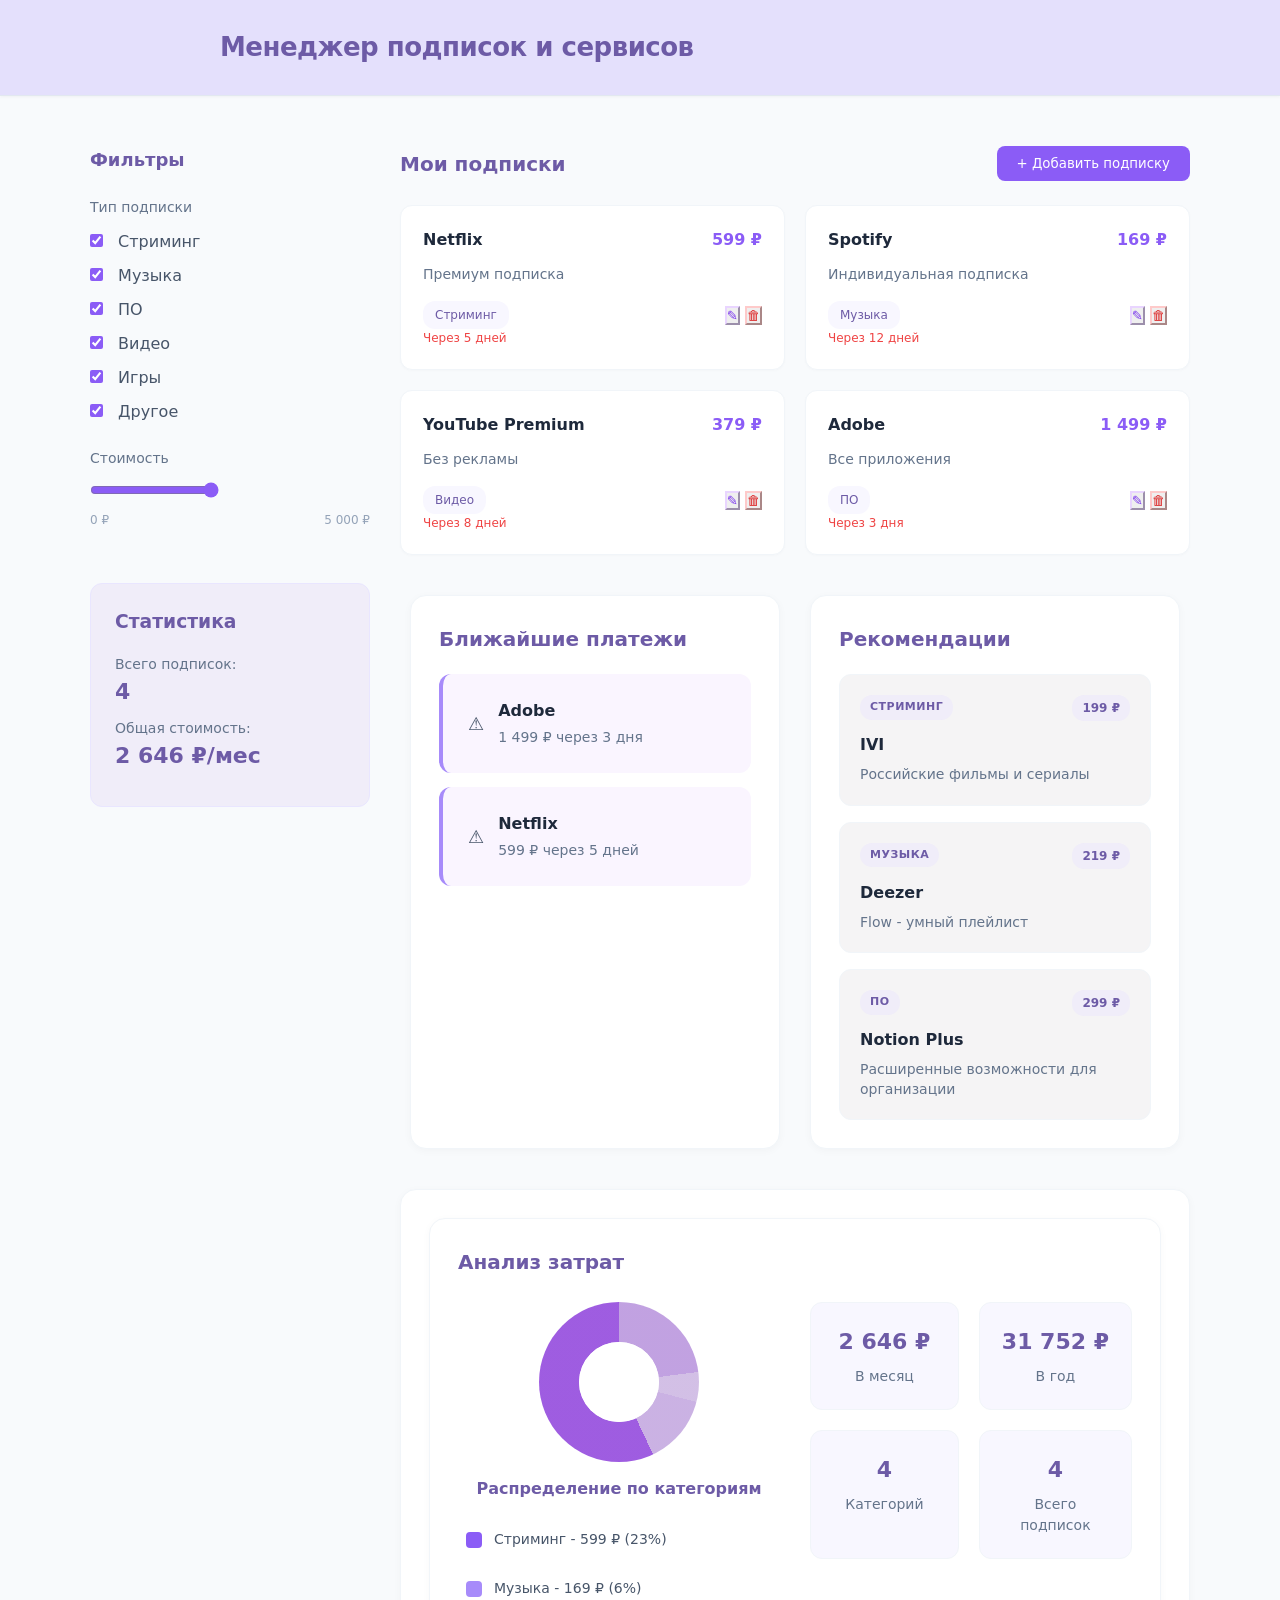
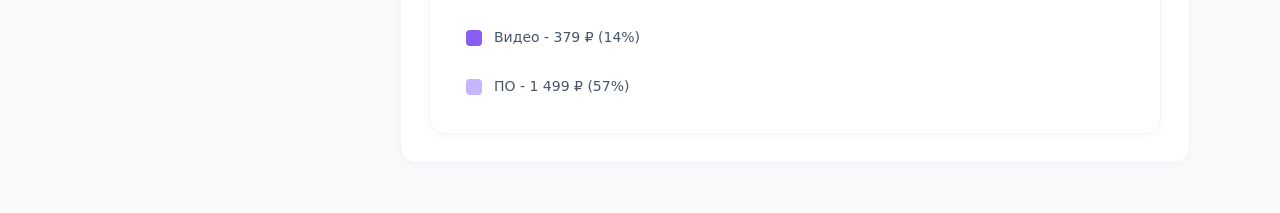
<file: index.html>
<!DOCTYPE html>
<html lang="ru">
<head>
    <meta charset="UTF-8">
    <meta name="viewport" content="width=device-width, initial-scale=1.0">
    <title>Абушахманова Айгуль - Менеджер подписок</title>
    <link rel="stylesheet" href="styles/style.css">
</head>

<body>
    <div class="app">
        <section class="app-header"></section>
        <section class="app-main">
            <section class="sidebar-section"></section>
            <section class="main-content-section"></section>
        </section>
    </div>

    <script src="./src/main.js" type="module"></script>
</body>
</html>
</file>
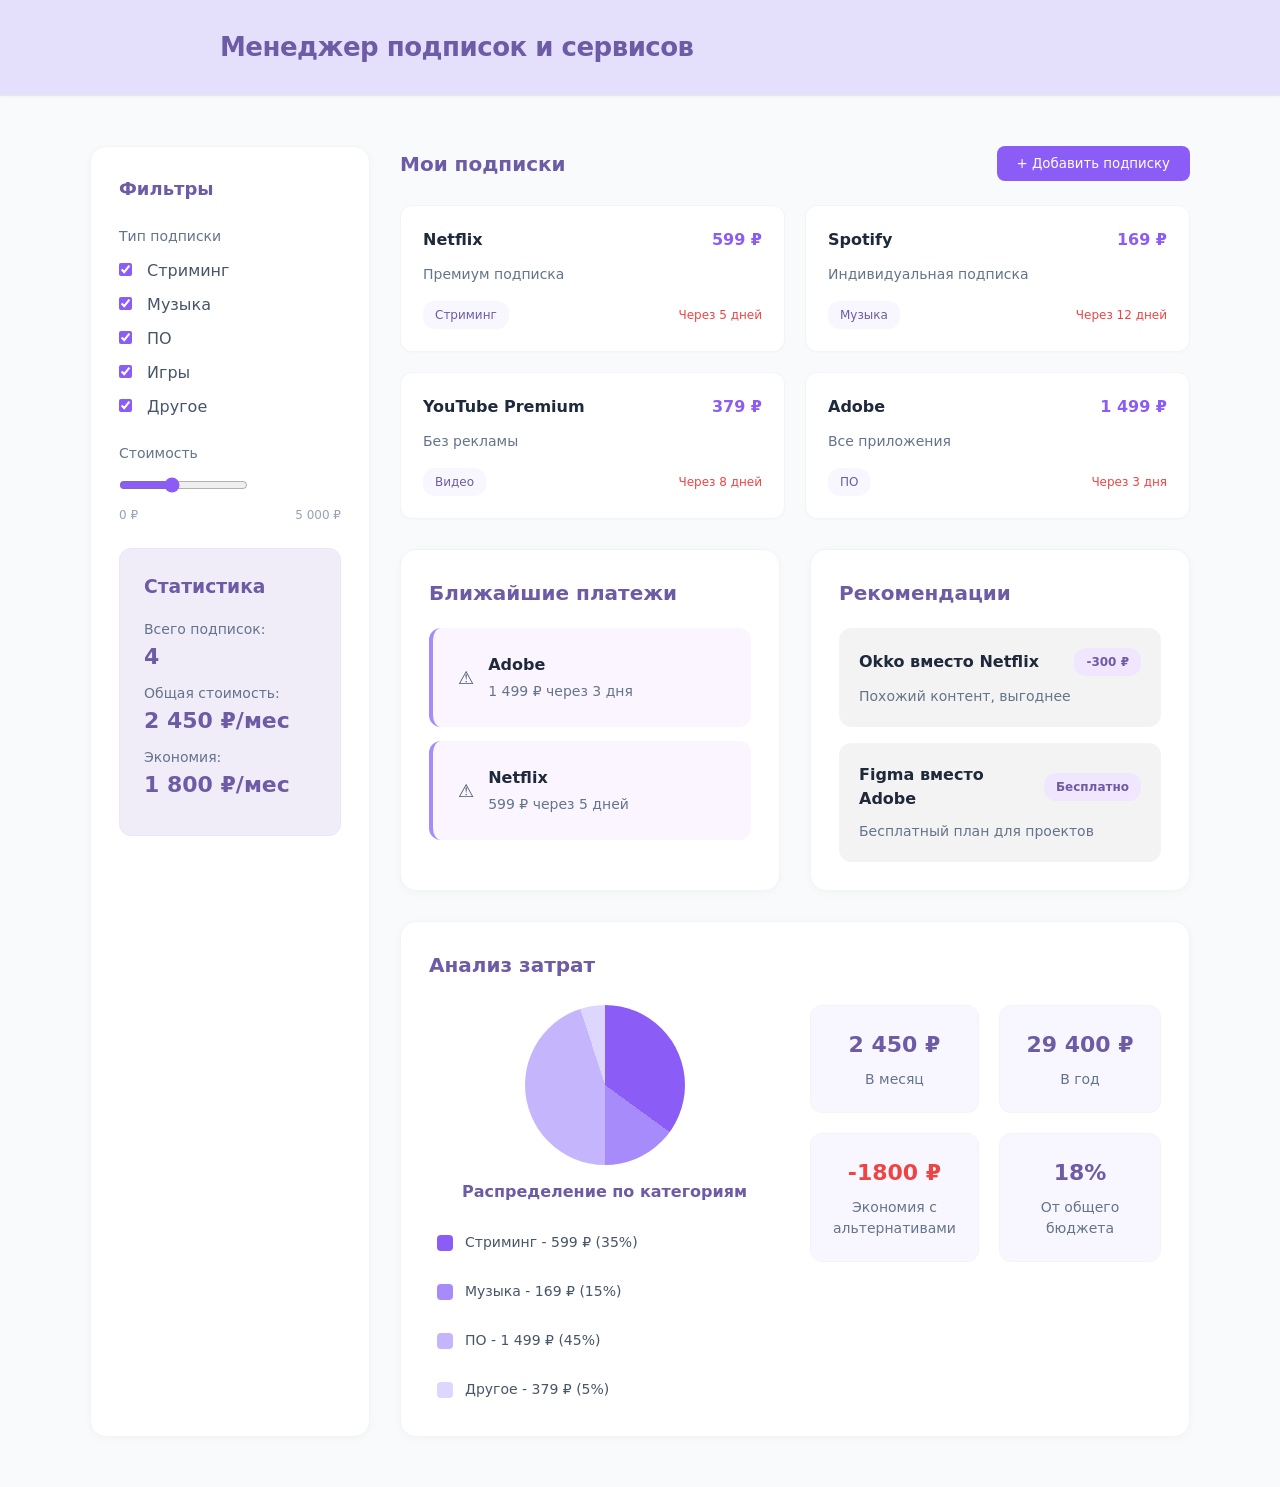
<file: markup/index.html>
<!DOCTYPE html>
<html lang="ru">
<head>
    <meta charset="UTF-8">
    <meta name="viewport" content="width=device-width, initial-scale=1.0">
    <title>Абушахманова Айгуль</title>
    <link rel="stylesheet" href="style.css">
</head>

<body>
    <header>
        <h1>Менеджер подписок и сервисов</h1>
    </header>

    <main>
        <div class="sidebar">
            <div class="filters">
                <h2>Фильтры</h2>
                
                <div class="filter-group">
                    <h3>Тип подписки</h3>
                    <label><input type="checkbox" checked> Стриминг</label>
                    <label><input type="checkbox" checked> Музыка</label>
                    <label><input type="checkbox" checked> ПО</label>
                    <label><input type="checkbox" checked> Игры</label>
                    <label><input type="checkbox" checked> Другое</label>
                </div>
                
                <div class="filter-group">
                    <h3>Стоимость</h3>
                    <input type="range" min="0" max="5000" value="2000">
                    <div class="range-values">
                        <div class="min-value">0 ₽</div>
                        <div class="max-value">5 000 ₽</div>
                    </div>
                </div>
            </div>
            
            <div class="stats">
                <h3>Статистика</h3>
                <div class="stat-item">
                    <div class="stat-label">Всего подписок:</div>
                    <div class="stat-value">4</div>
                </div>
                <div class="stat-item">
                    <div class="stat-label">Общая стоимость:</div>
                    <div class="stat-value">2 450 ₽/мес</div>
                </div>
                <div class="stat-item">
                    <div class="stat-label">Экономия:</div>
                    <div class="stat-value">1 800 ₽/мес</div>
                </div>
            </div>
        </div>

        <div class="main-content">
            <div class="subscriptions-section">
                <div class="section-header">
                    <h2>Мои подписки</h2>
                    <button class="add-btn">+ Добавить подписку</button>
                </div>
                
                <div class="subscriptions-list">
                    <div class="subscription-item">
                        <div class="sub-header">
                            <div class="sub-name">Netflix</div>
                            <div class="sub-price">599 ₽</div>
                        </div>
                        <div class="sub-details">Премиум подписка</div>
                        <div class="sub-footer">
                            <div class="sub-type">Стриминг</div>
                            <div class="sub-due">Через 5 дней</div>
                        </div>
                    </div>

                    <div class="subscription-item">
                        <div class="sub-header">
                            <div class="sub-name">Spotify</div>
                            <div class="sub-price">169 ₽</div>
                        </div>
                        <div class="sub-details">Индивидуальная подписка</div>
                        <div class="sub-footer">
                            <div class="sub-type">Музыка</div>
                            <div class="sub-due">Через 12 дней</div>
                        </div>
                    </div>

                    <div class="subscription-item">
                        <div class="sub-header">
                            <div class="sub-name">YouTube Premium</div>
                            <div class="sub-price">379 ₽</div>
                        </div>
                        <div class="sub-details">Без рекламы</div>
                        <div class="sub-footer">
                            <div class="sub-type">Видео</div>
                            <div class="sub-due">Через 8 дней</div>
                        </div>
                    </div>

                    <div class="subscription-item">
                        <div class="sub-header">
                            <div class="sub-name">Adobe</div>
                            <div class="sub-price">1 499 ₽</div>
                        </div>
                        <div class="sub-details">Все приложения</div>
                        <div class="sub-footer">
                            <div class="sub-type">ПО</div>
                            <div class="sub-due">Через 3 дня</div>
                        </div>
                    </div>
                </div>
            </div>

            <div class="horizontal-blocks">
                <div class="notifications-section">
                    <h2>Ближайшие платежи</h2>
                    
                    <div class="notifications-list">
                        <div class="notification-item">
                            <div class="notif-icon">⚠️</div>
                            <div class="notif-content">
                                <div class="notif-title">Adobe</div>
                                <div class="notif-text">1 499 ₽ через 3 дня</div>
                            </div>
                        </div>

                        <div class="notification-item">
                            <div class="notif-icon">⚠️</div>
                            <div class="notif-content">
                                <div class="notif-title">Netflix</div>
                                <div class="notif-text">599 ₽ через 5 дней</div>
                            </div>
                        </div>
                    </div>
                </div>

                <div class="recommendations-section">
                    <h2>Рекомендации</h2>
                    
                    <div class="recommendations-list">
                        <div class="recommendation-item">
                            <div class="rec-header">
                                <div class="rec-name">Okko вместо Netflix</div>
                                <div class="rec-savings">-300 ₽</div>
                            </div>
                            <div class="rec-details">Похожий контент, выгоднее</div>
                        </div>

                        <div class="recommendation-item">
                            <div class="rec-header">
                                <div class="rec-name">Figma вместо Adobe</div>
                                <div class="rec-savings">Бесплатно</div>
                            </div>
                            <div class="rec-details">Бесплатный план для проектов</div>
                        </div>
                    </div>
                </div>
            </div>

            <div class="analytics-section">
                <h2>Анализ затрат</h2>
                
                <div class="analytics-content">
                    <div class="chart-container">
                        <div class="pie-chart">
                            <div class="chart-visual">
                                <div class="pie-slice streaming" style="--percentage: 35;"></div>
                                <div class="pie-slice music" style="--percentage: 15;"></div>
                                <div class="pie-slice software" style="--percentage: 45;"></div>
                                <div class="pie-slice other" style="--percentage: 5;"></div>
                                <div class="chart-center"></div>
                            </div>
                            <div class="chart-title">Распределение по категориям</div>
                        </div>
                        
                        <div class="chart-legend">
                            <div class="legend-item">
                                <div class="legend-color streaming"></div>
                                <div class="legend-text">Стриминг - 599 ₽ (35%)</div>
                            </div>
                            <div class="legend-item">
                                <div class="legend-color music"></div>
                                <div class="legend-text">Музыка - 169 ₽ (15%)</div>
                            </div>
                            <div class="legend-item">
                                <div class="legend-color software"></div>
                                <div class="legend-text">ПО - 1 499 ₽ (45%)</div>
                            </div>
                            <div class="legend-item">
                                <div class="legend-color other"></div>
                                <div class="legend-text">Другое - 379 ₽ (5%)</div>
                            </div>
                        </div>
                    </div>

                    <div class="analytics-stats">
                        <div class="analytics-stat-item">
                            <div class="stat-value">2 450 ₽</div>
                            <div class="stat-label">В месяц</div>
                        </div>
                        <div class="analytics-stat-item">
                            <div class="stat-value">29 400 ₽</div>
                            <div class="stat-label">В год</div>
                        </div>
                        <div class="analytics-stat-item">
                            <div class="stat-value highlight">-1800 ₽</div>
                            <div class="stat-label">Экономия с альтернативами</div>
                        </div>
                        <div class="analytics-stat-item">
                            <div class="stat-value">18%</div>
                            <div class="stat-label">От общего бюджета</div>
                        </div>
                    </div>
                </div>
            </div>
        </div>
    </main>
</body>
</html>
</file>
<file: styles/style.css>
.app-main {
    display: flex;
    gap: 30px;
    padding: 50px;
    max-width: 1200px;
    margin: 0 auto;
}

.sidebar-section {
    width: 280px;
    flex-shrink: 0;
    display: flex;
    flex-direction: column;
    gap: 30px;
}

* {
    margin: 0;
    padding: 0;
    box-sizing: border-box;
    font-family: 'Segoe UI', system-ui, sans-serif;
}

body {
    background: #f8fafc;
    color: #475569;
    line-height: 1.5;
}

header {
    background: #e4e0fc;
    padding: 28px 220px;
    text-align: left;
    border-bottom: 1px solid #e2e8f0;
    box-shadow: 0 1px 3px rgba(0,0,0,0.04);
}

header h1 {
    font-size: 26px;
    color: #6d5ba6;
    font-weight: 600;
    letter-spacing: -0.5px;
}

main {
    display: flex;
    gap: 30px;
    padding: 50px;
    max-width: 1200px;
    margin: 0 auto;
}

.sidebar {
    background: white;
    padding: 28px;
    border-radius: 16px;
    border: 1px solid #f1f5f9;
    box-shadow: 0 2px 8px rgba(0,0,0,0.03);
    width: 280px; 
    flex-shrink: 0;
}

.filters h2 {
    margin-bottom: 24px;
    color: #6d5ba6;
    font-size: 18px;
    font-weight: 600;
}

.filter-group {
    margin-bottom: 24px;
}

.filter-group h3 {
    margin-bottom: 12px;
    color: #64748b;
    font-size: 14px;
    font-weight: 500;
}

.filter-group label {
    display: block;
    margin-bottom: 10px;
    color: #475569;
    cursor: pointer;
    transition: color 0.2s;
}

.filter-group label:hover {
    color: #8b5cf6;
}

.filter-group input {
    margin-right: 10px;
    accent-color: #8b5cf6;
}

.range-values {
    display: flex;
    justify-content: space-between;
    font-size: 12px;
    color: #94a3b8;
    margin-top: 6px;
}

.stats {
    background: #f0edf9;
    padding: 24px;
    border-radius: 12px;
    border: 1px solid #e9e6ff;
}

.stats h3 {
    margin-bottom: 18px;
    color: #6d5ba6;
    font-weight: 600;
}

.stat-item {
    justify-content: space-between;
    margin-bottom: 10px;
    color: #475569;
    font-size: 14px;
}

.main-content {
    display: flex;
    flex-direction: column;
    gap: 30px;
    flex: 1;
}

.section-header {
    display: flex;
    justify-content: space-between;
    align-items: center;
    margin-bottom: 24px;
}

.section-header h2 {
    color: #6d5ba6;
    font-size: 20px;
    font-weight: 600;
}

.add-btn {
    background: #8b5cf6;
    color: white;
    border: none;
    padding: 10px 20px;
    border-radius: 8px;
    cursor: pointer;
    font-weight: 500;
    transition: all 0.2s;
}

.add-btn:hover {
    background: #7c3aed;
    transform: translateY(-1px);
}

.subscriptions-list {
    display: flex;
    flex-wrap: wrap;
    gap: 20px;
}

.subscription-item {
    background: white;
    border: 1px solid #f1f5f9;
    border-radius: 12px;
    padding: 22px;
    transition: all 0.2s;
    box-shadow: 0 1px 3px rgba(0,0,0,0.02);
    flex: 1 1 calc(25% - 20px);
    min-width: 260px;
}

.subscription-item:hover {
    border-color: #e9e6ff;
    box-shadow: 0 4px 12px rgba(0,0,0,0.05);
    transform: translateY(-2px);
}

.sub-header {
    display: flex;
    justify-content: space-between;
    align-items: center;
    margin-bottom: 12px;
}

.sub-name {
    font-weight: 600;
    color: #1e293b;
    font-size: 16px;
}

.sub-price {
    color: #8b5cf6;
    font-weight: 700;
    font-size: 16px;
}

.sub-details {
    color: #64748b;
    margin-bottom: 16px;
    font-size: 14px;
}

.sub-footer {
    display: flex;
    justify-content: space-between;
    align-items: center;
}

.sub-type {
    background: #f8f7ff;
    color: #6d5ba6;
    padding: 5px 12px;
    border-radius: 12px;
    font-size: 12px;
    font-weight: 500;
}

.sub-due {
    color: #ef4444;
    font-size: 12px;
    font-weight: 500;
}

.horizontal-blocks {
  display: grid;
  grid-template-columns: 1fr 1fr;
  gap: 30px; 
  margin: 40px 0; 
  padding: 0 10px;
}

.notifications-section {
    background: white;
    padding: 28px;
    border-radius: 16px;
    border: 1px solid #f1f5f9;
    box-shadow: 0 2px 8px rgba(0,0,0,0.03);
    flex: 1;
}

.notifications-section h2 {
    margin-bottom: 20px;
    color: #6d5ba6;
    font-size: 20px;
    font-weight: 600;
}

.notifications-list {
    display: flex;
    flex-direction: column;
    gap: 14px;
}

.notification-item {
    display: flex;
    align-items: center;
    background: #faf5ff;
    padding: 25px;
    border-radius: 12px;
    border-left: 4px solid #a78bfa;
    transition: all 0.2s;
}

.notification-item:hover {
    background: #f3e8ff;
}

.notif-icon {
    margin-right: 14px;
    font-size: 18px;
}

.notif-title {
    font-weight: 600;
    margin-bottom: 4px;
    color: #1e293b;
}

.notif-text {
    color: #64748b;
    font-size: 14px;
}

.recommendations-section {
    background: white;
    padding: 28px;
    border-radius: 16px;
    border: 1px solid #f1f5f9;
    box-shadow: 0 2px 8px rgba(0,0,0,0.03);
    flex: 1;
}

.recommendations-section h2 {
    margin-bottom: 20px;
    color: #6d5ba6;
    font-size: 20px;
    font-weight: 600;
}

.recommendations-list {
    display: flex;
    flex-direction: column;
    gap: 16px;
}

.recommendation-item {
    border: 1px solid #f1f5f9;
    background: rgb(244, 243, 243);
    border-radius: 12px;
    padding: 19px;
    transition: all 0.2s;
}

.rec-category {
    background: #f0edf9;
    color: #6d5ba6;
    padding: 4px 10px;
    border-radius: 12px;
    font-size: 11px;
    font-weight: 600;
    text-transform: uppercase;
    letter-spacing: 0.5px;
}

.recommendation-item:hover {
    border-color: #e9e6ff;
    box-shadow: 0 2px 8px rgba(0,0,0,0.05);
}

.rec-header {
    display: flex;
    justify-content: space-between;
    align-items: center;
    margin-bottom: 10px;
}

.rec-name {
    font-weight: 600;
    color: #1e293b;
}

.rec-savings {
    background: #f0e7ff;
    color: #6d5ba6;
    padding: 5px 12px;
    border-radius: 12px;
    font-size: 12px;
    font-weight: 600;
}

.rec-details {
    color: #64748b;
    font-size: 14px;
}

.analytics-section {
    background: white;
    padding: 28px;
    border-radius: 16px;
    border: 1px solid #f1f5f9;
    box-shadow: 0 2px 8px rgba(0,0,0,0.03);
}

.analytics-section h2 {
    margin-bottom: 25px;
    color: #6d5ba6;
    font-size: 20px;
    font-weight: 600;
}

.analytics-content {
    display: grid;
    grid-template-columns: 1fr 1fr;
    gap: 30px;
    align-items: start;
}

.chart-container {
    display: flex;
    flex-direction: column;
    gap: 20px;
}

.pie-chart {
    display: flex;
    flex-direction: column;
    align-items: center;
    gap: 15px;
}

.chart-visual {
    width: 160px;
    height: 160px;
    border-radius: 50%;
    position: relative;
    background: conic-gradient(var(--chart-gradient)) !important;
    background-image: conic-gradient(var(--chart-gradient)) !important;
}

.pie-slice {
    position: absolute;
    width: 100%;
    height: 100%;
    border-radius: 50%;
    clip-path: polygon(50% 50%, 50% 0%, 100% 0%, 100% 100%, 50% 100%, 50% 50%);
    transform-origin: center;
    transform: rotate(calc(var(--start, 0) * 1deg));
}

.pie-slice.streaming { background: #8b5cf6; }
.pie-slice.music { background: #a78bfa; }
.pie-slice.software { background: #c4b5fd; }
.pie-slice.other { background: #ddd6fe; }
.pie-slice.video { background: #7e57c2; }
.pie-slice.games { background: #5e35b1; }

.chart-center {
    position: absolute;
    top: 25%;
    left: 25%;
    width: 50%;
    height: 50%;
    background: white;
    border-radius: 50%;
    z-index: 2;
}

.chart-title {
    font-weight: 600;
    color: #6d5ba6;
    font-size: 16px;
}

.chart-legend {
    display: flex;
    flex-direction: column;
    gap: 12px;
}

.legend-item {
    display: flex;
    align-items: center;
    gap: 12px;
    font-size: 14px;
    color: #475569;
    padding: 8px;
    border-radius: 8px;
}

.legend-color {
    width: 16px;
    height: 16px;
    border-radius: 4px;
}

.legend-color.streaming { background: #8b5cf6; }
.legend-color.music { background: #a78bfa; }
.legend-color.software { background: #c4b5fd; }
.legend-color.other { background: #ddd6fe; }
.legend-color.video { background: #7e57c2; }
.legend-color.games { background: #5e35b1; }

.analytics-stats {
    display: grid;
    grid-template-columns: 1fr 1fr;
    gap: 20px;
}

.analytics-stat-item {
    background: #f8f7ff;
    padding: 22px;
    border-radius: 12px;
    text-align: center;
    border: 1px solid #f1f5f9;
    transition: all 0.2s;
}

.analytics-stat-item:hover {
    background: #f0e7ff;
    transform: translateY(-1px);
}

.stat-value {
    font-size: 22px;
    font-weight: 700;
    color: #6d5ba6;
    margin-bottom: 8px;
}

.stat-value.highlight {
    color: #ef4444;
}

.stat-label {
    font-size: 14px;
    color: #64748b;
    font-weight: 500;
}

.empty-state {
    display: flex;
    flex-direction: column;
    align-items: center;
    justify-content: center;
    padding: 60px 20px;
    background-color: #f8f9fa;
    border-radius: 12px;
    border: 2px dashed #dee2e6;
    text-align: center;
    color: #6c757d;
}

.empty-state-icon {
    font-size: 48px;
    margin-bottom: 16px;
    opacity: 0.6;
}

.empty-state-title {
    font-size: 20px;
    font-weight: 600;
    margin-bottom: 8px;
    color: #495057;
}

.empty-state-text {
    font-size: 14px;
    line-height: 1.4;
    max-width: 300px;
}

.add-subscription-form-overlay {
    position: fixed;
    top: 0;
    left: 0;
    right: 0;
    bottom: 0;
    background-color: rgba(0, 0, 0, 0.5);
    display: none;
    align-items: center;
    justify-content: center;
    z-index: 1000;
    padding: 20px;
    animation: fadeIn 0.3s ease;
}

.add-subscription-form-container {
    background: white;
    border-radius: 16px;
    box-shadow: 0 20px 60px rgba(0, 0, 0, 0.2);
    width: 100%;
    max-width: 500px;
    max-height: 90vh;
    overflow-y: auto;
    animation: slideUp 0.3s ease;
}

.form-header {
    display: flex;
    justify-content: space-between;
    align-items: center;
    padding: 24px 24px 0;
    margin-bottom: 8px;
}

.form-header h3 {
    margin: 0;
    color: #1a1a1a;
    font-size: 20px;
    font-weight: 600;
}

.close-form-btn {
    background: none;
    border: none;
    font-size: 28px;
    color: #6c757d;
    cursor: pointer;
    padding: 4px;
    border-radius: 4px;
    transition: all 0.2s ease;
}

.close-form-btn:hover {
    background-color: #f8f9fa;
    color: #495057;
}

.subscription-form {
    padding: 0 24px 24px;
}

.form-group {
    margin-bottom: 20px;
}

.form-group label {
    display: block;
    margin-bottom: 8px;
    color: #495057;
    font-weight: 500;
    font-size: 14px;
}

.form-group input,
.form-group select,
.form-group textarea {
    width: 100%;
    padding: 12px 16px;
    border: 2px solid #e9ecef;
    border-radius: 8px;
    font-size: 16px;
    transition: all 0.2s ease;
    background-color: white;
}

.form-group input:focus,
.form-group select:focus,
.form-group textarea:focus {
    outline: none;
    border-color: #6366f1;
    box-shadow: 0 0 0 3px rgba(99, 102, 241, 0.1);
}

.form-group textarea {
    resize: vertical;
    min-height: 80px;
    font-family: inherit;
}

.form-actions {
    display: flex;
    gap: 12px;
    margin-top: 32px;
}

.submit-btn {
    flex: 1;
    background: linear-gradient(135deg, #6366f1, #4f46e5);
    color: white;
    border: none;
    padding: 14px 24px;
    border-radius: 8px;
    font-size: 16px;
    font-weight: 600;
    cursor: pointer;
    transition: all 0.2s ease;
    display: flex;
    align-items: center;
    justify-content: center;
    gap: 8px;
}

.submit-btn:hover {
    background: linear-gradient(135deg, #4f46e5, #4338ca);
    transform: translateY(-1px);
    box-shadow: 0 4px 12px rgba(79, 70, 229, 0.3);
}

.cancel-btn {
    padding: 14px 24px;
    border: 2px solid #e9ecef;
    background: white;
    color: #6c757d;
    border-radius: 8px;
    font-size: 16px;
    font-weight: 500;
    cursor: pointer;
    transition: all 0.2s ease;
}

.cancel-btn:hover {
    border-color: #6366f1;
    color: #6366f1;
    background-color: #f8f9fa;
}

.btn-icon {
    font-size: 18px;
    font-weight: bold;
}

.add-subscription-btn {
    background: linear-gradient(135deg, #6366f1, #4f46e5);
    color: white;
    border: none;
    padding: 12px 20px;
    border-radius: 8px;
    font-size: 14px;
    font-weight: 600;
    cursor: pointer;
    transition: all 0.2s ease;
    display: flex;
    align-items: center;
    gap: 6px;
}

.add-subscription-btn:hover {
    background: linear-gradient(135deg, #4f46e5, #4338ca);
    transform: translateY(-1px);
    box-shadow: 0 4px 12px rgba(79, 70, 229, 0.3);
}

.add-subscription-form {
  position: fixed;
  top: 0;
  left: 0;
  width: 100%;
  height: 100%;
  background: rgba(0, 0, 0, 0.5);
  display: none;
  z-index: 1000;
  justify-content: center;
  align-items: center;
}

.add-subscription-form.active {
  display: flex;
}

.add-subscription-form .form-content {
  background: white;
  padding: 30px;
  border-radius: 12px;
  box-shadow: 0 10px 30px rgba(0, 0, 0, 0.3);
  width: 90%;
  max-width: 500px;
  max-height: 90vh;
  overflow-y: auto;
}

.add-subscription-form .form-content h3 {
  margin: 0 0 20px 0;
  color: #2d3748;
  font-size: 22px;
  text-align: center;
  font-weight: 600;
}

.add-subscription-form .form-group {
  margin-bottom: 20px;
}

.add-subscription-form .form-input {
  width: 100%;
  padding: 12px 16px;
  border: 2px solid #e2e8f0;
  border-radius: 8px;
  font-size: 16px;
  box-sizing: border-box;
  background: #f8fafc;
}

.add-subscription-form .form-input:focus {
  outline: none;
  border-color: #667eea;
  background: white;
}

.add-subscription-form .form-buttons {
  display: flex;
  gap: 15px;
  margin-top: 25px;
}

.add-subscription-form .submit-btn {
  flex: 1;
  padding: 12px 20px;
  background: #8b5cf6;
  color: white;
  border: none;
  border-radius: 8px;
  font-size: 16px;
  font-weight: 600;
  cursor: pointer;
}

.add-subscription-form .submit-btn:hover {
  background: #8b5cf6;
}

.add-subscription-form .cancel-btn {
  flex: 1;
  padding: 12px 20px;
  background: #e53e3e;
  color: white;
  border: none;
  border-radius: 8px;
  font-size: 16px;
  font-weight: 600;
  cursor: pointer;
}

.add-subscription-form .cancel-btn:hover {
  background: #c53030;
}

.edit-subscription-form {
  position: fixed;
  top: 0;
  left: 0;
  width: 100%;
  height: 100%;
  background: rgba(0, 0, 0, 0.5);
  display: none;
  z-index: 1000;
  justify-content: center;
  align-items: center;
}

.edit-subscription-form.active {
  display: flex;
}

.edit-subscription-form .form-content {
  background: white;
  padding: 30px;
  border-radius: 12px;
  box-shadow: 0 10px 30px rgba(0, 0, 0, 0.3);
  width: 90%;
  max-width: 500px;
  max-height: 90vh;
  overflow-y: auto;
}

.edit-subscription-form .form-content h3 {
  margin: 0 0 20px 0;
  color: #2d3748;
  font-size: 22px;
  text-align: center;
  font-weight: 600;
}

.edit-subscription-form .form-group {
  margin-bottom: 20px;
}

.edit-subscription-form .form-input {
  width: 100%;
  padding: 12px 16px;
  border: 2px solid #e2e8f0;
  border-radius: 8px;
  font-size: 16px;
  box-sizing: border-box;
  background: #f8fafc;
}

.edit-subscription-form .form-input:focus {
  outline: none;
  border-color: #667eea;
  background: white;
}

.edit-subscription-form .form-buttons {
  display: flex;
  gap: 15px;
  margin-top: 25px;
}

.edit-subscription-form .submit-btn {
  flex: 1;
  padding: 12px 20px;
  background: #8b5cf6;
  color: white;
  border: none;
  border-radius: 8px;
  font-size: 16px;
  font-weight: 600;
  cursor: pointer;
}

.edit-subscription-form .submit-btn:hover {
  background: #8b5cf6;
}

.edit-subscription-form .cancel-btn {
  flex: 1;
  padding: 12px 20px;
  background: #e53e3e;
  color: white;
  border: none;
  border-radius: 8px;
  font-size: 16px;
  font-weight: 600;
  cursor: pointer;
}

.edit-subscription-form .cancel-btn:hover {
  background: #c53030;
}


.hidden { display: none !important; }

.modal-overlay {
  position: fixed;
  top: 0;
  left: 0;
  right: 0;
  bottom: 0;
  background: rgba(0,0,0,0.5);
  display: flex;
  align-items: center;
  justify-content: center;
  z-index: 1000;
}

.modal {
  background: white;
  padding: 24px;
  border-radius: 12px;
  min-width: 450px;
  max-width: 500px;
  box-shadow: 0 10px 25px rgba(0,0,0,0.2);
}

.modal h2 {
  margin: 0 0 20px 0;
  color: #333;
  font-size: 1.5em;
}

.subscription-form input, 
.subscription-form select {
  width: 100%;
  margin: 8px 0;
  padding: 10px;
  border: 1px solid #ddd;
  border-radius: 6px;
  font-size: 14px;
}

.subscription-form input:focus, 
.subscription-form select:focus {
  outline: none;
  border-color: #4CAF50;
}

.form-actions {
  margin-top: 20px;
  display: flex;
  gap: 12px;
  justify-content: flex-end;
}

.form-actions button {
  padding: 10px 20px;
  border: none;
  border-radius: 6px;
  cursor: pointer;
  font-size: 14px;
  transition: background-color 0.2s;
}

.form-actions button[type="submit"] {
  background: #8b5cf6;
  color: white;
}

.form-actions button[type="submit"]:hover {
  background: #8b5cf6;
}

.form-actions .cancel-btn {
  background: #f5f5f5;
  color: #333;
}

.form-actions .cancel-btn:hover {
  background: #e0e0e0;
}

.delete-confirmation {
  text-align: center;
}

.delete-confirmation p {
  margin-bottom: 20px;
  font-size: 16px;
  color: #333;
}

.subscription-details {
  background: #f9f9f9;
  padding: 15px;
  border-radius: 8px;
  margin: 15px 0;
  text-align: left;
}

.detail-item {
  display: flex;
  justify-content: space-between;
  margin: 8px 0;
  padding: 5px 0;
  border-bottom: 1px solid #eee;
}

.detail-item:last-child {
  border-bottom: none;
}

.detail-item span:first-child {
  font-weight: 500;
  color: #666;
}

.detail-item span:last-child {
  color: #333;
  font-weight: 600;
}

.delete-button {
  background: #f44336 !important;
  color: white !important;
}

.delete-button:hover {
  background: #d32f2f !important;
}

.subscription-due.urgent {
  color: #f44336;
  font-weight: bold;
}

.subscription-actions {
  display: flex;
  gap: 8px;
}

.subscription-actions button {
  background: none;
  border: 1px solid #ddd;
  border-radius: 4px;
  padding: 6px 10px;
  cursor: pointer;
  transition: all 0.2s;
}

.subscription-actions button:hover {
  background: #f5f5f5;
  transform: scale(1.05);
}

.delete-btn:hover {
  background: #ffebee !important;
  border-color: #f44336 !important;
}

.edit-btn {
  color: #8b5cf6;
  border-color: #e2e8f0;
}

.edit-btn:hover {
  background: #f8f7ff;
  border-color: #8b5cf6;
  transform: translateY(-2px);
  box-shadow: 0 4px 12px rgba(139, 92, 246, 0.2);
}

.delete-btn {
  color: #ef4444;
  border-color: #e2e8f0;
}

.delete-btn:hover {
  background: #fef2f2;
  border-color: #ef4444;
  transform: translateY(-2px);
  box-shadow: 0 4px 12px rgba(239, 68, 68, 0.2);
}

.subscription-actions button::before {
  font-size: 16px;
}

.edit-btn::before {
  content: "✎";
}

.delete-btn::before {
  content: "🗑";
}

.edit-btn {
  color: #7c3aed;
  border-color: #e9d5ff;
}

.edit-btn:hover {
  background: linear-gradient(135deg, #faf5ff, #f3e8ff);
  border-color: #7c3aed;
  transform: translateY(-2px) scale(1.05);
  box-shadow: 0 6px 20px rgba(124, 58, 237, 0.15);
}

.delete-btn {
  color: #dc2626;
  border-color: #fecaca;
}

.delete-btn:hover {
  background: linear-gradient(135deg, #fef2f2, #fee2e2);
  border-color: #dc2626;
  transform: translateY(-2px) scale(1.05);
  box-shadow: 0 6px 20px rgba(220, 38, 38, 0.15);
}

.icon {
  width: 20px; 
  height: 20px; 
  transition: all 0.3s ease;
  filter: drop-shadow(0 2px 4px rgba(0,0,0,0.1));
}

.subscription-actions button:hover .icon {
  transform: scale(1.2);
  filter: drop-shadow(0 4px 8px rgba(0,0,0,0.15));
}

.recommendation-item {
    border: 1px solid #f1f5f9;
    background: #f5f4f5;
    border-radius: 12px;
    padding: 20px;
    transition: all 0.2s;
}

.recommendation-item:hover {
    border-color: #e9e6ff;
    box-shadow: 0 2px 8px rgba(0,0,0,0.05);
}

.rec-header {
    display: flex;
    justify-content: space-between;
    align-items: flex-start;
    margin-bottom: 12px;
}

.rec-category {
    background: #f0edf9;
    color: #6d5ba6;
    padding: 4px 10px;
    border-radius: 12px;
    font-size: 11px;
    font-weight: 600;
    text-transform: uppercase;
    letter-spacing: 0.5px;
}

.rec-price {
    background:#f0edf9;
    color: #6d5ba6;
    padding: 4px 10px;
    border-radius: 12px;
    font-size: 12px;
    font-weight: 700;
}

.rec-name {
    font-weight: 600;
    color: #1e293b;
    font-size: 16px;
    margin-bottom: 8px;
}

.rec-details {
    color: #64748b;
    font-size: 14px;
    line-height: 1.4;
}
</file>
<file: markup/style.css>
* {
    margin: 0;
    padding: 0;
    box-sizing: border-box;
    font-family: 'Segoe UI', system-ui, sans-serif;
}

body {
    background: #f8fafc;
    color: #475569;
    line-height: 1.5;
}

header {
    background: #e4e0fc;
    padding: 28px 220px;
    text-align: left;
    border-bottom: 1px solid #e2e8f0;
    box-shadow: 0 1px 3px rgba(0,0,0,0.04);
}

header h1 {
    font-size: 26px;
    color: #6d5ba6;
    font-weight: 600;
    letter-spacing: -0.5px;
}

main {
    display: flex;
    gap: 30px;
    padding: 50px;
    max-width: 1200px;
    margin: 0 auto;
}

.sidebar {
    background: white;
    padding: 28px;
    border-radius: 16px;
    border: 1px solid #f1f5f9;
    box-shadow: 0 2px 8px rgba(0,0,0,0.03);
    width: 280px; 
    flex-shrink: 0;
}

.filters h2 {
    margin-bottom: 24px;
    color: #6d5ba6;
    font-size: 18px;
    font-weight: 600;
}

.filter-group {
    margin-bottom: 24px;
}

.filter-group h3 {
    margin-bottom: 12px;
    color: #64748b;
    font-size: 14px;
    font-weight: 500;
}

.filter-group label {
    display: block;
    margin-bottom: 10px;
    color: #475569;
    cursor: pointer;
    transition: color 0.2s;
}

.filter-group label:hover {
    color: #8b5cf6;
}

.filter-group input {
    margin-right: 10px;
    accent-color: #8b5cf6;
}

.range-values {
    display: flex;
    justify-content: space-between;
    font-size: 12px;
    color: #94a3b8;
    margin-top: 6px;
}

.stats {
    background: #f0edf9;
    padding: 24px;
    border-radius: 12px;
    border: 1px solid #e9e6ff;
}

.stats h3 {
    margin-bottom: 18px;
    color: #6d5ba6;
    font-weight: 600;
}

.stat-item {
    justify-content: space-between;
    margin-bottom: 10px;
    color: #475569;
    font-size: 14px;
}

.main-content {
    display: flex;
    flex-direction: column;
    gap: 30px;
    flex: 1;
}

.section-header {
    display: flex;
    justify-content: space-between;
    align-items: center;
    margin-bottom: 24px;
}

.section-header h2 {
    color: #6d5ba6;
    font-size: 20px;
    font-weight: 600;
}

.add-btn {
    background: #8b5cf6;
    color: white;
    border: none;
    padding: 10px 20px;
    border-radius: 8px;
    cursor: pointer;
    font-weight: 500;
    transition: all 0.2s;
}

.add-btn:hover {
    background: #7c3aed;
    transform: translateY(-1px);
}

.subscriptions-list {
    display: flex;
    flex-wrap: wrap;
    gap: 20px;
}

.subscription-item {
    background: white;
    border: 1px solid #f1f5f9;
    border-radius: 12px;
    padding: 22px;
    transition: all 0.2s;
    box-shadow: 0 1px 3px rgba(0,0,0,0.02);
    flex: 1 1 calc(25% - 20px);
    min-width: 260px;
}

.subscription-item:hover {
    border-color: #e9e6ff;
    box-shadow: 0 4px 12px rgba(0,0,0,0.05);
    transform: translateY(-2px);
}

.sub-header {
    display: flex;
    justify-content: space-between;
    align-items: center;
    margin-bottom: 12px;
}

.sub-name {
    font-weight: 600;
    color: #1e293b;
    font-size: 16px;
}

.sub-price {
    color: #8b5cf6;
    font-weight: 700;
    font-size: 16px;
}

.sub-details {
    color: #64748b;
    margin-bottom: 16px;
    font-size: 14px;
}

.sub-footer {
    display: flex;
    justify-content: space-between;
    align-items: center;
}

.sub-type {
    background: #f8f7ff;
    color: #6d5ba6;
    padding: 5px 12px;
    border-radius: 12px;
    font-size: 12px;
    font-weight: 500;
}

.sub-due {
    color: #ef4444;
    font-size: 12px;
    font-weight: 500;
}

.horizontal-blocks {
    display: flex;
    gap: 30px;
}

.notifications-section {
    background: white;
    padding: 28px;
    border-radius: 16px;
    border: 1px solid #f1f5f9;
    box-shadow: 0 2px 8px rgba(0,0,0,0.03);
    flex: 1;
}

.notifications-section h2 {
    margin-bottom: 20px;
    color: #6d5ba6;
    font-size: 20px;
    font-weight: 600;
}

.notifications-list {
    display: flex;
    flex-direction: column;
    gap: 14px;
}

.notification-item {
    display: flex;
    align-items: center;
    background: #faf5ff;
    padding: 25px;
    border-radius: 12px;
    border-left: 4px solid #a78bfa;
    transition: all 0.2s;
}

.notification-item:hover {
    background: #f3e8ff;
}

.notif-icon {
    margin-right: 14px;
    font-size: 18px;
}

.notif-title {
    font-weight: 600;
    margin-bottom: 4px;
    color: #1e293b;
}

.notif-text {
    color: #64748b;
    font-size: 14px;
}

.recommendations-section {
    background: white;
    padding: 28px;
    border-radius: 16px;
    border: 1px solid #f1f5f9;
    box-shadow: 0 2px 8px rgba(0,0,0,0.03);
    flex: 1;
}

.recommendations-section h2 {
    margin-bottom: 20px;
    color: #6d5ba6;
    font-size: 20px;
    font-weight: 600;
}

.recommendations-list {
    display: flex;
    flex-direction: column;
    gap: 16px;
}

.recommendation-item {
    border: 1px solid #f1f5f9;
    background: rgb(244, 243, 243);
    border-radius: 12px;
    padding: 19px;
    transition: all 0.2s;
}

.recommendation-item:hover {
    border-color: #e9e6ff;
    box-shadow: 0 2px 8px rgba(0,0,0,0.05);
}

.rec-header {
    display: flex;
    justify-content: space-between;
    align-items: center;
    margin-bottom: 10px;
}

.rec-name {
    font-weight: 600;
    color: #1e293b;
}

.rec-savings {
    background: #f0e7ff;
    color: #6d5ba6;
    padding: 5px 12px;
    border-radius: 12px;
    font-size: 12px;
    font-weight: 600;
}

.rec-details {
    color: #64748b;
    font-size: 14px;
}

.analytics-section {
    background: white;
    padding: 28px;
    border-radius: 16px;
    border: 1px solid #f1f5f9;
    box-shadow: 0 2px 8px rgba(0,0,0,0.03);
}

.analytics-section h2 {
    margin-bottom: 25px;
    color: #6d5ba6;
    font-size: 20px;
    font-weight: 600;
}

.analytics-content {
    display: grid;
    grid-template-columns: 1fr 1fr;
    gap: 30px;
    align-items: start;
}

.chart-container {
    display: flex;
    flex-direction: column;
    gap: 20px;
}

.pie-chart {
    display: flex;
    flex-direction: column;
    align-items: center;
    gap: 15px;
}

.chart-visual {
    width: 160px;
    height: 160px;
    border-radius: 50%;
    background: conic-gradient(
        #8b5cf6 0% 35%,
        #a78bfa 35% 50%,
        #c4b5fd 50% 95%,
        #ddd6fe 95% 100%
    );
}

.chart-title {
    font-weight: 600;
    color: #6d5ba6;
    font-size: 16px;
}

.chart-legend {
    display: flex;
    flex-direction: column;
    gap: 12px;
}

.legend-item {
    display: flex;
    align-items: center;
    gap: 12px;
    font-size: 14px;
    color: #475569;
    padding: 8px;
    border-radius: 8px;
}

.legend-color {
    width: 16px;
    height: 16px;
    border-radius: 4px;
}

.legend-color.streaming { background: #8b5cf6; }
.legend-color.music { background: #a78bfa; }
.legend-color.software { background: #c4b5fd; }
.legend-color.other { background: #ddd6fe; }

.analytics-stats {
    display: grid;
    grid-template-columns: 1fr 1fr;
    gap: 20px;
}

.analytics-stat-item {
    background: #f8f7ff;
    padding: 22px;
    border-radius: 12px;
    text-align: center;
    border: 1px solid #f1f5f9;
    transition: all 0.2s;
}

.analytics-stat-item:hover {
    background: #f0e7ff;
    transform: translateY(-1px);
}

.stat-value {
    font-size: 22px;
    font-weight: 700;
    color: #6d5ba6;
    margin-bottom: 8px;
}

.stat-value.highlight {
    color: #ef4444;
}

.stat-label {
    font-size: 14px;
    color: #64748b;
    font-weight: 500;
}
</file>
